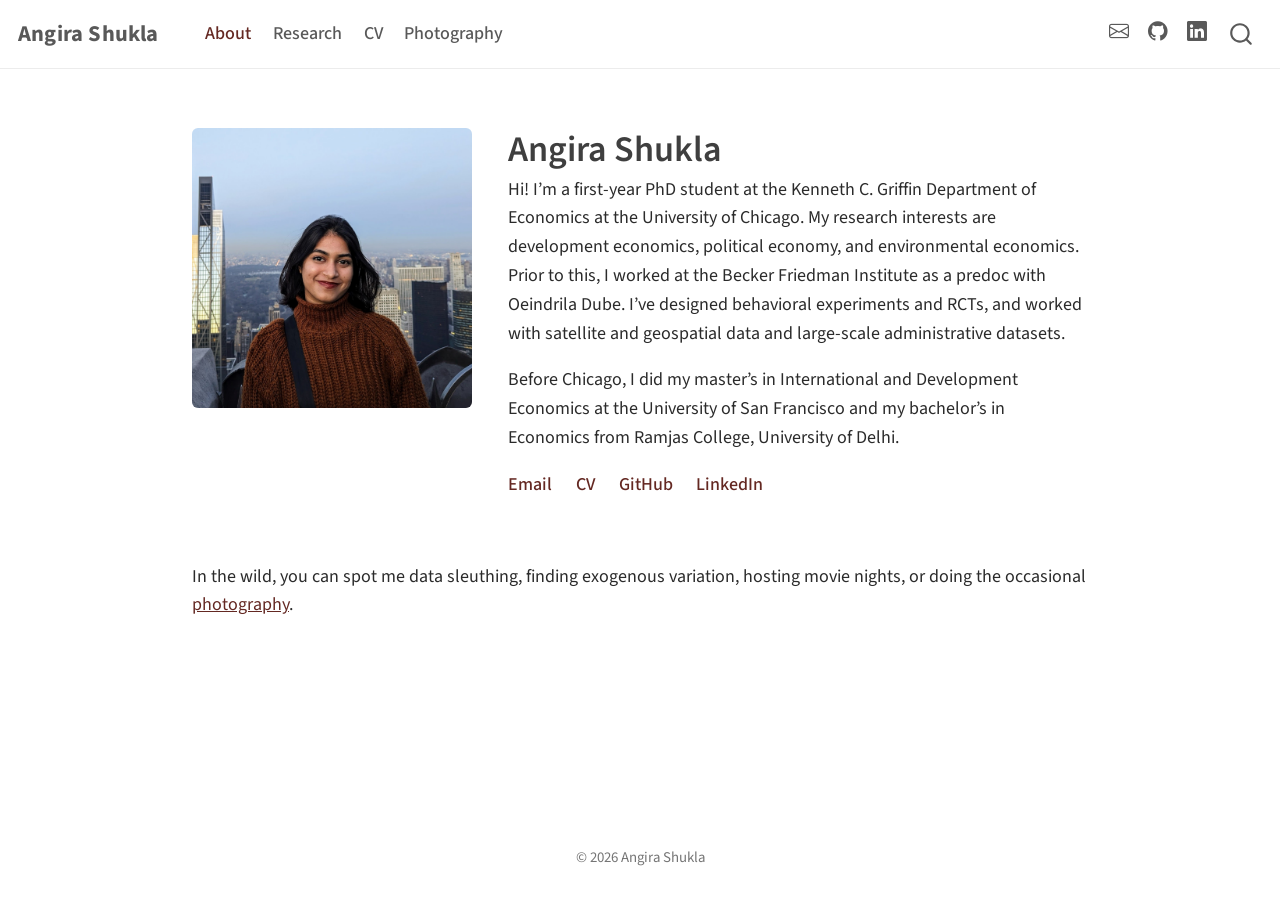
<file: index.html>
<!DOCTYPE html>
<html xmlns="http://www.w3.org/1999/xhtml" lang="en" xml:lang="en"><head>

<meta charset="utf-8">
<meta name="generator" content="quarto-1.3.353">

<meta name="viewport" content="width=device-width, initial-scale=1.0, user-scalable=yes">


<title>Angira Shukla</title>
<style>
code{white-space: pre-wrap;}
span.smallcaps{font-variant: small-caps;}
div.columns{display: flex; gap: min(4vw, 1.5em);}
div.column{flex: auto; overflow-x: auto;}
div.hanging-indent{margin-left: 1.5em; text-indent: -1.5em;}
ul.task-list{list-style: none;}
ul.task-list li input[type="checkbox"] {
  width: 0.8em;
  margin: 0 0.8em 0.2em -1em; /* quarto-specific, see https://github.com/quarto-dev/quarto-cli/issues/4556 */ 
  vertical-align: middle;
}
</style>


<script src="site_libs/quarto-nav/quarto-nav.js"></script>
<script src="site_libs/quarto-nav/headroom.min.js"></script>
<script src="site_libs/clipboard/clipboard.min.js"></script>
<script src="site_libs/quarto-search/autocomplete.umd.js"></script>
<script src="site_libs/quarto-search/fuse.min.js"></script>
<script src="site_libs/quarto-search/quarto-search.js"></script>
<meta name="quarto:offset" content="./">
<link href="./assets/headshot.jpg" rel="icon" type="image/jpeg">
<script src="site_libs/quarto-html/quarto.js"></script>
<script src="site_libs/quarto-html/popper.min.js"></script>
<script src="site_libs/quarto-html/tippy.umd.min.js"></script>
<script src="site_libs/quarto-html/anchor.min.js"></script>
<link href="site_libs/quarto-html/tippy.css" rel="stylesheet">
<link href="site_libs/quarto-html/quarto-syntax-highlighting.css" rel="stylesheet" id="quarto-text-highlighting-styles">
<script src="site_libs/bootstrap/bootstrap.min.js"></script>
<link href="site_libs/bootstrap/bootstrap-icons.css" rel="stylesheet">
<link href="site_libs/bootstrap/bootstrap.min.css" rel="stylesheet" id="quarto-bootstrap" data-mode="light">
<script id="quarto-search-options" type="application/json">{
  "location": "navbar",
  "copy-button": false,
  "collapse-after": 3,
  "panel-placement": "end",
  "type": "overlay",
  "limit": 20,
  "language": {
    "search-no-results-text": "No results",
    "search-matching-documents-text": "matching documents",
    "search-copy-link-title": "Copy link to search",
    "search-hide-matches-text": "Hide additional matches",
    "search-more-match-text": "more match in this document",
    "search-more-matches-text": "more matches in this document",
    "search-clear-button-title": "Clear",
    "search-detached-cancel-button-title": "Cancel",
    "search-submit-button-title": "Submit"
  }
}</script>


</head>

<body class="nav-fixed fullcontent">

<div id="quarto-search-results"></div>
  <header id="quarto-header" class="headroom fixed-top">
    <nav class="navbar navbar-expand-lg navbar-dark ">
      <div class="navbar-container container-fluid">
      <div class="navbar-brand-container">
    <a class="navbar-brand" href="./index.html">
    <span class="navbar-title">Angira Shukla</span>
    </a>
  </div>
            <div id="quarto-search" class="" title="Search"></div>
          <button class="navbar-toggler" type="button" data-bs-toggle="collapse" data-bs-target="#navbarCollapse" aria-controls="navbarCollapse" aria-expanded="false" aria-label="Toggle navigation" onclick="if (window.quartoToggleHeadroom) { window.quartoToggleHeadroom(); }">
  <span class="navbar-toggler-icon"></span>
</button>
          <div class="collapse navbar-collapse" id="navbarCollapse">
            <ul class="navbar-nav navbar-nav-scroll me-auto">
  <li class="nav-item">
    <a class="nav-link active" href="./index.html" rel="" target="" aria-current="page">
 <span class="menu-text">About</span></a>
  </li>  
  <li class="nav-item">
    <a class="nav-link" href="./research.html" rel="" target="">
 <span class="menu-text">Research</span></a>
  </li>  
  <li class="nav-item">
    <a class="nav-link" href="./cv.html" rel="" target="">
 <span class="menu-text">CV</span></a>
  </li>  
  <li class="nav-item">
    <a class="nav-link" href="./photography.html" rel="" target="">
 <span class="menu-text">Photography</span></a>
  </li>  
</ul>
            <ul class="navbar-nav navbar-nav-scroll ms-auto">
  <li class="nav-item compact">
    <a class="nav-link" href="mailto:angira.shukla@gmail.com" rel="" target=""><i class="bi bi-envelope" role="img" aria-label="Email">
</i> 
 <span class="menu-text"></span></a>
  </li>  
  <li class="nav-item compact">
    <a class="nav-link" href="https://github.com/angirashukla" rel="" target=""><i class="bi bi-github" role="img" aria-label="GitHub">
</i> 
 <span class="menu-text"></span></a>
  </li>  
  <li class="nav-item compact">
    <a class="nav-link" href="https://www.linkedin.com/in/angira-shukla/" rel="" target=""><i class="bi bi-linkedin" role="img" aria-label="LinkedIn">
</i> 
 <span class="menu-text"></span></a>
  </li>  
</ul>
            <div class="quarto-navbar-tools">
</div>
          </div> <!-- /navcollapse -->
      </div> <!-- /container-fluid -->
    </nav>
</header>
<!-- content -->
<div id="quarto-content" class="quarto-container page-columns page-rows-contents page-layout-article page-navbar">
<!-- sidebar -->
<!-- margin-sidebar -->
    
<!-- main -->
<main class="content" id="quarto-document-content">



<div class="profile-header">
<p><img src="assets/headshot.jpg" class="headshot img-fluid" alt="Angira Shukla"></p>
<section id="angira-shukla" class="level1 intro">
<h1>Angira Shukla</h1>
<p>Hi! I’m a first-year PhD student at the Kenneth C. Griffin Department of Economics at the University of Chicago. My research interests are development economics, political economy, and environmental economics. Prior to this, I worked at the Becker Friedman Institute as a predoc with Oeindrila Dube. I’ve designed behavioral experiments and RCTs, and worked with satellite and geospatial data and large-scale administrative datasets.</p>
<p>Before Chicago, I did my master’s in International and Development Economics at the University of San Francisco and my bachelor’s in Economics from Ramjas College, University of Delhi.</p>
<div class="contact-links">
<p><a href="mailto:angira.shukla@gmail.com">Email</a> <a href="./cv.html">CV</a> <a href="https://github.com/angirashukla">GitHub</a> <a href="https://www.linkedin.com/in/angira-shukla/">LinkedIn</a></p>
</div>
</section>
</div>
<p>In the wild, you can spot me data sleuthing, finding exogenous variation, hosting movie nights, or doing the occasional <a href="./photography.html">photography</a>.</p>



</main> <!-- /main -->
<!-- Site-wide lightbox: any <img class="zoomable"> opens full-size on click.
     Uses event delegation so dynamically-added images (Photos of the Day) work too. -->
<div id="lightbox-overlay" role="dialog" aria-modal="true" aria-label="Photo viewer">
  <img id="lightbox-img" alt="">
</div>
<script>
(function () {
  var overlay = document.getElementById("lightbox-overlay");
  var big = document.getElementById("lightbox-img");
  function close() { overlay.classList.remove("open"); big.src = ""; }
  document.addEventListener("click", function (e) {
    var t = e.target;
    if (t && t.tagName === "IMG" && t.classList.contains("zoomable")) {
      big.src = t.src; big.alt = t.alt || ""; overlay.classList.add("open");
    } else if (overlay.classList.contains("open")) {
      close();
    }
  });
  document.addEventListener("keydown", function (e) { if (e.key === "Escape") close(); });
})();
</script>
<script id="quarto-html-after-body" type="application/javascript">
window.document.addEventListener("DOMContentLoaded", function (event) {
  const toggleBodyColorMode = (bsSheetEl) => {
    const mode = bsSheetEl.getAttribute("data-mode");
    const bodyEl = window.document.querySelector("body");
    if (mode === "dark") {
      bodyEl.classList.add("quarto-dark");
      bodyEl.classList.remove("quarto-light");
    } else {
      bodyEl.classList.add("quarto-light");
      bodyEl.classList.remove("quarto-dark");
    }
  }
  const toggleBodyColorPrimary = () => {
    const bsSheetEl = window.document.querySelector("link#quarto-bootstrap");
    if (bsSheetEl) {
      toggleBodyColorMode(bsSheetEl);
    }
  }
  toggleBodyColorPrimary();  
  const icon = "";
  const anchorJS = new window.AnchorJS();
  anchorJS.options = {
    placement: 'right',
    icon: icon
  };
  anchorJS.add('.anchored');
  const isCodeAnnotation = (el) => {
    for (const clz of el.classList) {
      if (clz.startsWith('code-annotation-')) {                     
        return true;
      }
    }
    return false;
  }
  const clipboard = new window.ClipboardJS('.code-copy-button', {
    text: function(trigger) {
      const codeEl = trigger.previousElementSibling.cloneNode(true);
      for (const childEl of codeEl.children) {
        if (isCodeAnnotation(childEl)) {
          childEl.remove();
        }
      }
      return codeEl.innerText;
    }
  });
  clipboard.on('success', function(e) {
    // button target
    const button = e.trigger;
    // don't keep focus
    button.blur();
    // flash "checked"
    button.classList.add('code-copy-button-checked');
    var currentTitle = button.getAttribute("title");
    button.setAttribute("title", "Copied!");
    let tooltip;
    if (window.bootstrap) {
      button.setAttribute("data-bs-toggle", "tooltip");
      button.setAttribute("data-bs-placement", "left");
      button.setAttribute("data-bs-title", "Copied!");
      tooltip = new bootstrap.Tooltip(button, 
        { trigger: "manual", 
          customClass: "code-copy-button-tooltip",
          offset: [0, -8]});
      tooltip.show();    
    }
    setTimeout(function() {
      if (tooltip) {
        tooltip.hide();
        button.removeAttribute("data-bs-title");
        button.removeAttribute("data-bs-toggle");
        button.removeAttribute("data-bs-placement");
      }
      button.setAttribute("title", currentTitle);
      button.classList.remove('code-copy-button-checked');
    }, 1000);
    // clear code selection
    e.clearSelection();
  });
  function tippyHover(el, contentFn) {
    const config = {
      allowHTML: true,
      content: contentFn,
      maxWidth: 500,
      delay: 100,
      arrow: false,
      appendTo: function(el) {
          return el.parentElement;
      },
      interactive: true,
      interactiveBorder: 10,
      theme: 'quarto',
      placement: 'bottom-start'
    };
    window.tippy(el, config); 
  }
  const noterefs = window.document.querySelectorAll('a[role="doc-noteref"]');
  for (var i=0; i<noterefs.length; i++) {
    const ref = noterefs[i];
    tippyHover(ref, function() {
      // use id or data attribute instead here
      let href = ref.getAttribute('data-footnote-href') || ref.getAttribute('href');
      try { href = new URL(href).hash; } catch {}
      const id = href.replace(/^#\/?/, "");
      const note = window.document.getElementById(id);
      return note.innerHTML;
    });
  }
      let selectedAnnoteEl;
      const selectorForAnnotation = ( cell, annotation) => {
        let cellAttr = 'data-code-cell="' + cell + '"';
        let lineAttr = 'data-code-annotation="' +  annotation + '"';
        const selector = 'span[' + cellAttr + '][' + lineAttr + ']';
        return selector;
      }
      const selectCodeLines = (annoteEl) => {
        const doc = window.document;
        const targetCell = annoteEl.getAttribute("data-target-cell");
        const targetAnnotation = annoteEl.getAttribute("data-target-annotation");
        const annoteSpan = window.document.querySelector(selectorForAnnotation(targetCell, targetAnnotation));
        const lines = annoteSpan.getAttribute("data-code-lines").split(",");
        const lineIds = lines.map((line) => {
          return targetCell + "-" + line;
        })
        let top = null;
        let height = null;
        let parent = null;
        if (lineIds.length > 0) {
            //compute the position of the single el (top and bottom and make a div)
            const el = window.document.getElementById(lineIds[0]);
            top = el.offsetTop;
            height = el.offsetHeight;
            parent = el.parentElement.parentElement;
          if (lineIds.length > 1) {
            const lastEl = window.document.getElementById(lineIds[lineIds.length - 1]);
            const bottom = lastEl.offsetTop + lastEl.offsetHeight;
            height = bottom - top;
          }
          if (top !== null && height !== null && parent !== null) {
            // cook up a div (if necessary) and position it 
            let div = window.document.getElementById("code-annotation-line-highlight");
            if (div === null) {
              div = window.document.createElement("div");
              div.setAttribute("id", "code-annotation-line-highlight");
              div.style.position = 'absolute';
              parent.appendChild(div);
            }
            div.style.top = top - 2 + "px";
            div.style.height = height + 4 + "px";
            let gutterDiv = window.document.getElementById("code-annotation-line-highlight-gutter");
            if (gutterDiv === null) {
              gutterDiv = window.document.createElement("div");
              gutterDiv.setAttribute("id", "code-annotation-line-highlight-gutter");
              gutterDiv.style.position = 'absolute';
              const codeCell = window.document.getElementById(targetCell);
              const gutter = codeCell.querySelector('.code-annotation-gutter');
              gutter.appendChild(gutterDiv);
            }
            gutterDiv.style.top = top - 2 + "px";
            gutterDiv.style.height = height + 4 + "px";
          }
          selectedAnnoteEl = annoteEl;
        }
      };
      const unselectCodeLines = () => {
        const elementsIds = ["code-annotation-line-highlight", "code-annotation-line-highlight-gutter"];
        elementsIds.forEach((elId) => {
          const div = window.document.getElementById(elId);
          if (div) {
            div.remove();
          }
        });
        selectedAnnoteEl = undefined;
      };
      // Attach click handler to the DT
      const annoteDls = window.document.querySelectorAll('dt[data-target-cell]');
      for (const annoteDlNode of annoteDls) {
        annoteDlNode.addEventListener('click', (event) => {
          const clickedEl = event.target;
          if (clickedEl !== selectedAnnoteEl) {
            unselectCodeLines();
            const activeEl = window.document.querySelector('dt[data-target-cell].code-annotation-active');
            if (activeEl) {
              activeEl.classList.remove('code-annotation-active');
            }
            selectCodeLines(clickedEl);
            clickedEl.classList.add('code-annotation-active');
          } else {
            // Unselect the line
            unselectCodeLines();
            clickedEl.classList.remove('code-annotation-active');
          }
        });
      }
  const findCites = (el) => {
    const parentEl = el.parentElement;
    if (parentEl) {
      const cites = parentEl.dataset.cites;
      if (cites) {
        return {
          el,
          cites: cites.split(' ')
        };
      } else {
        return findCites(el.parentElement)
      }
    } else {
      return undefined;
    }
  };
  var bibliorefs = window.document.querySelectorAll('a[role="doc-biblioref"]');
  for (var i=0; i<bibliorefs.length; i++) {
    const ref = bibliorefs[i];
    const citeInfo = findCites(ref);
    if (citeInfo) {
      tippyHover(citeInfo.el, function() {
        var popup = window.document.createElement('div');
        citeInfo.cites.forEach(function(cite) {
          var citeDiv = window.document.createElement('div');
          citeDiv.classList.add('hanging-indent');
          citeDiv.classList.add('csl-entry');
          var biblioDiv = window.document.getElementById('ref-' + cite);
          if (biblioDiv) {
            citeDiv.innerHTML = biblioDiv.innerHTML;
          }
          popup.appendChild(citeDiv);
        });
        return popup.innerHTML;
      });
    }
  }
});
</script>
</div> <!-- /content -->
<footer class="footer">
  <div class="nav-footer">
    <div class="nav-footer-left">
      &nbsp;
    </div>   
    <div class="nav-footer-center">© 2026 Angira Shukla</div>
    <div class="nav-footer-right">
      &nbsp;
    </div>
  </div>
</footer>



</body></html>
</file>
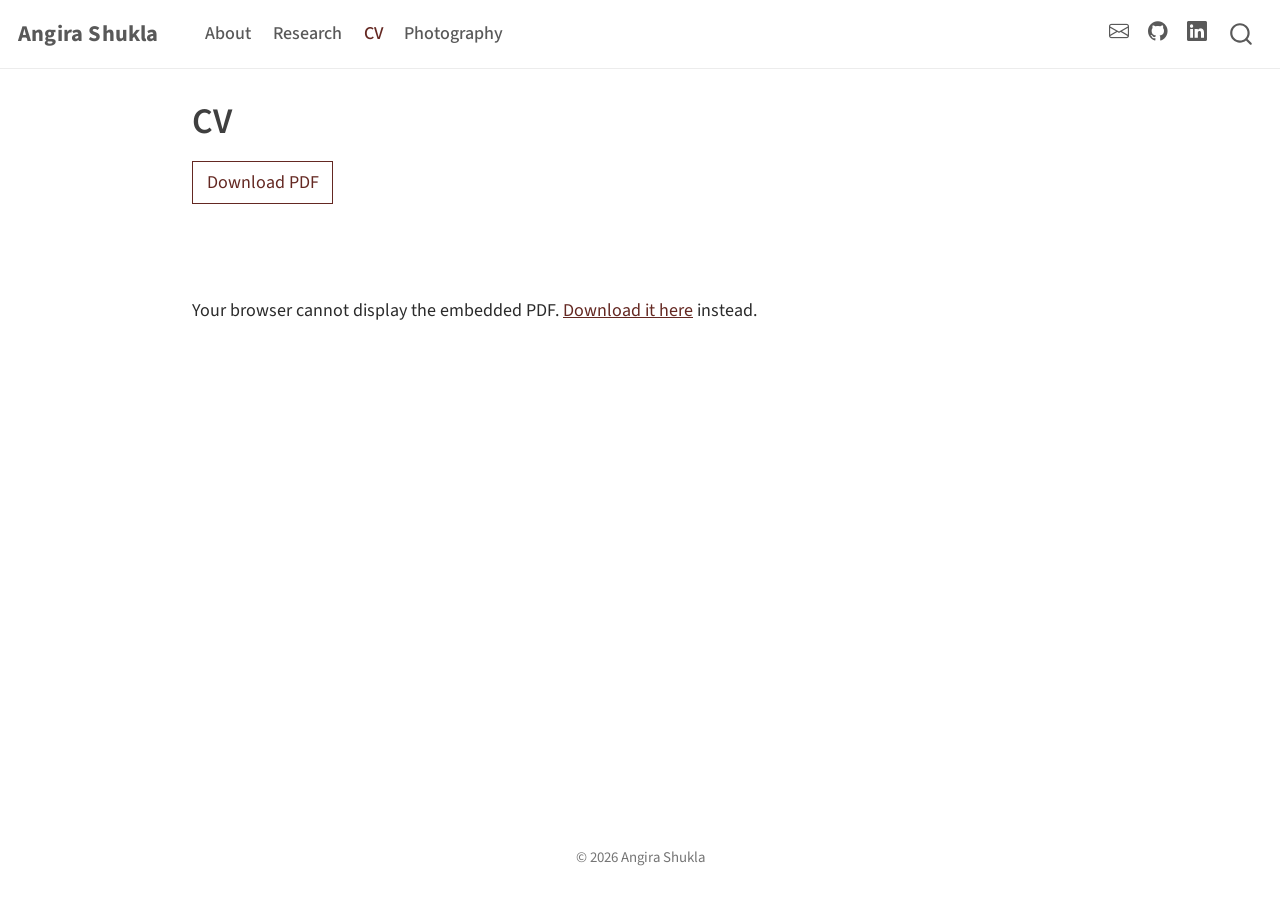
<file: cv.html>
<!DOCTYPE html>
<html xmlns="http://www.w3.org/1999/xhtml" lang="en" xml:lang="en"><head>

<meta charset="utf-8">
<meta name="generator" content="quarto-1.3.353">

<meta name="viewport" content="width=device-width, initial-scale=1.0, user-scalable=yes">


<title>Angira Shukla - CV</title>
<style>
code{white-space: pre-wrap;}
span.smallcaps{font-variant: small-caps;}
div.columns{display: flex; gap: min(4vw, 1.5em);}
div.column{flex: auto; overflow-x: auto;}
div.hanging-indent{margin-left: 1.5em; text-indent: -1.5em;}
ul.task-list{list-style: none;}
ul.task-list li input[type="checkbox"] {
  width: 0.8em;
  margin: 0 0.8em 0.2em -1em; /* quarto-specific, see https://github.com/quarto-dev/quarto-cli/issues/4556 */ 
  vertical-align: middle;
}
</style>


<script src="site_libs/quarto-nav/quarto-nav.js"></script>
<script src="site_libs/quarto-nav/headroom.min.js"></script>
<script src="site_libs/clipboard/clipboard.min.js"></script>
<script src="site_libs/quarto-search/autocomplete.umd.js"></script>
<script src="site_libs/quarto-search/fuse.min.js"></script>
<script src="site_libs/quarto-search/quarto-search.js"></script>
<meta name="quarto:offset" content="./">
<link href="./assets/headshot.jpg" rel="icon" type="image/jpeg">
<script src="site_libs/quarto-html/quarto.js"></script>
<script src="site_libs/quarto-html/popper.min.js"></script>
<script src="site_libs/quarto-html/tippy.umd.min.js"></script>
<script src="site_libs/quarto-html/anchor.min.js"></script>
<link href="site_libs/quarto-html/tippy.css" rel="stylesheet">
<link href="site_libs/quarto-html/quarto-syntax-highlighting.css" rel="stylesheet" id="quarto-text-highlighting-styles">
<script src="site_libs/bootstrap/bootstrap.min.js"></script>
<link href="site_libs/bootstrap/bootstrap-icons.css" rel="stylesheet">
<link href="site_libs/bootstrap/bootstrap.min.css" rel="stylesheet" id="quarto-bootstrap" data-mode="light">
<script id="quarto-search-options" type="application/json">{
  "location": "navbar",
  "copy-button": false,
  "collapse-after": 3,
  "panel-placement": "end",
  "type": "overlay",
  "limit": 20,
  "language": {
    "search-no-results-text": "No results",
    "search-matching-documents-text": "matching documents",
    "search-copy-link-title": "Copy link to search",
    "search-hide-matches-text": "Hide additional matches",
    "search-more-match-text": "more match in this document",
    "search-more-matches-text": "more matches in this document",
    "search-clear-button-title": "Clear",
    "search-detached-cancel-button-title": "Cancel",
    "search-submit-button-title": "Submit"
  }
}</script>


</head>

<body class="nav-fixed fullcontent">

<div id="quarto-search-results"></div>
  <header id="quarto-header" class="headroom fixed-top">
    <nav class="navbar navbar-expand-lg navbar-dark ">
      <div class="navbar-container container-fluid">
      <div class="navbar-brand-container">
    <a class="navbar-brand" href="./index.html">
    <span class="navbar-title">Angira Shukla</span>
    </a>
  </div>
            <div id="quarto-search" class="" title="Search"></div>
          <button class="navbar-toggler" type="button" data-bs-toggle="collapse" data-bs-target="#navbarCollapse" aria-controls="navbarCollapse" aria-expanded="false" aria-label="Toggle navigation" onclick="if (window.quartoToggleHeadroom) { window.quartoToggleHeadroom(); }">
  <span class="navbar-toggler-icon"></span>
</button>
          <div class="collapse navbar-collapse" id="navbarCollapse">
            <ul class="navbar-nav navbar-nav-scroll me-auto">
  <li class="nav-item">
    <a class="nav-link" href="./index.html" rel="" target="">
 <span class="menu-text">About</span></a>
  </li>  
  <li class="nav-item">
    <a class="nav-link" href="./research.html" rel="" target="">
 <span class="menu-text">Research</span></a>
  </li>  
  <li class="nav-item">
    <a class="nav-link active" href="./cv.html" rel="" target="" aria-current="page">
 <span class="menu-text">CV</span></a>
  </li>  
  <li class="nav-item">
    <a class="nav-link" href="./photography.html" rel="" target="">
 <span class="menu-text">Photography</span></a>
  </li>  
</ul>
            <ul class="navbar-nav navbar-nav-scroll ms-auto">
  <li class="nav-item compact">
    <a class="nav-link" href="mailto:angira.shukla@gmail.com" rel="" target=""><i class="bi bi-envelope" role="img" aria-label="Email">
</i> 
 <span class="menu-text"></span></a>
  </li>  
  <li class="nav-item compact">
    <a class="nav-link" href="https://github.com/angirashukla" rel="" target=""><i class="bi bi-github" role="img" aria-label="GitHub">
</i> 
 <span class="menu-text"></span></a>
  </li>  
  <li class="nav-item compact">
    <a class="nav-link" href="https://www.linkedin.com/in/angira-shukla/" rel="" target=""><i class="bi bi-linkedin" role="img" aria-label="LinkedIn">
</i> 
 <span class="menu-text"></span></a>
  </li>  
</ul>
            <div class="quarto-navbar-tools">
</div>
          </div> <!-- /navcollapse -->
      </div> <!-- /container-fluid -->
    </nav>
</header>
<!-- content -->
<div id="quarto-content" class="quarto-container page-columns page-rows-contents page-layout-article page-navbar">
<!-- sidebar -->
<!-- margin-sidebar -->
    
<!-- main -->
<main class="content" id="quarto-document-content">

<header id="title-block-header" class="quarto-title-block default">
<div class="quarto-title">
<h1 class="title">CV</h1>
</div>



<div class="quarto-title-meta">

    
  
    
  </div>
  

</header>

<p><a href="assets/shukla_cv.pdf" class="btn btn-outline-primary" role="button">Download PDF</a></p>
<p><br><br></p>
<object data="assets/shukla_cv.pdf" type="application/pdf" width="100%" height="1000px">
<p>
Your browser cannot display the embedded PDF. <a href="assets/shukla_cv.pdf">Download it here</a> instead.
</p>
</object>



</main> <!-- /main -->
<!-- Site-wide lightbox: any <img class="zoomable"> opens full-size on click.
     Uses event delegation so dynamically-added images (Photos of the Day) work too. -->
<div id="lightbox-overlay" role="dialog" aria-modal="true" aria-label="Photo viewer">
  <img id="lightbox-img" alt="">
</div>
<script>
(function () {
  var overlay = document.getElementById("lightbox-overlay");
  var big = document.getElementById("lightbox-img");
  function close() { overlay.classList.remove("open"); big.src = ""; }
  document.addEventListener("click", function (e) {
    var t = e.target;
    if (t && t.tagName === "IMG" && t.classList.contains("zoomable")) {
      big.src = t.src; big.alt = t.alt || ""; overlay.classList.add("open");
    } else if (overlay.classList.contains("open")) {
      close();
    }
  });
  document.addEventListener("keydown", function (e) { if (e.key === "Escape") close(); });
})();
</script>
<script id="quarto-html-after-body" type="application/javascript">
window.document.addEventListener("DOMContentLoaded", function (event) {
  const toggleBodyColorMode = (bsSheetEl) => {
    const mode = bsSheetEl.getAttribute("data-mode");
    const bodyEl = window.document.querySelector("body");
    if (mode === "dark") {
      bodyEl.classList.add("quarto-dark");
      bodyEl.classList.remove("quarto-light");
    } else {
      bodyEl.classList.add("quarto-light");
      bodyEl.classList.remove("quarto-dark");
    }
  }
  const toggleBodyColorPrimary = () => {
    const bsSheetEl = window.document.querySelector("link#quarto-bootstrap");
    if (bsSheetEl) {
      toggleBodyColorMode(bsSheetEl);
    }
  }
  toggleBodyColorPrimary();  
  const icon = "";
  const anchorJS = new window.AnchorJS();
  anchorJS.options = {
    placement: 'right',
    icon: icon
  };
  anchorJS.add('.anchored');
  const isCodeAnnotation = (el) => {
    for (const clz of el.classList) {
      if (clz.startsWith('code-annotation-')) {                     
        return true;
      }
    }
    return false;
  }
  const clipboard = new window.ClipboardJS('.code-copy-button', {
    text: function(trigger) {
      const codeEl = trigger.previousElementSibling.cloneNode(true);
      for (const childEl of codeEl.children) {
        if (isCodeAnnotation(childEl)) {
          childEl.remove();
        }
      }
      return codeEl.innerText;
    }
  });
  clipboard.on('success', function(e) {
    // button target
    const button = e.trigger;
    // don't keep focus
    button.blur();
    // flash "checked"
    button.classList.add('code-copy-button-checked');
    var currentTitle = button.getAttribute("title");
    button.setAttribute("title", "Copied!");
    let tooltip;
    if (window.bootstrap) {
      button.setAttribute("data-bs-toggle", "tooltip");
      button.setAttribute("data-bs-placement", "left");
      button.setAttribute("data-bs-title", "Copied!");
      tooltip = new bootstrap.Tooltip(button, 
        { trigger: "manual", 
          customClass: "code-copy-button-tooltip",
          offset: [0, -8]});
      tooltip.show();    
    }
    setTimeout(function() {
      if (tooltip) {
        tooltip.hide();
        button.removeAttribute("data-bs-title");
        button.removeAttribute("data-bs-toggle");
        button.removeAttribute("data-bs-placement");
      }
      button.setAttribute("title", currentTitle);
      button.classList.remove('code-copy-button-checked');
    }, 1000);
    // clear code selection
    e.clearSelection();
  });
  function tippyHover(el, contentFn) {
    const config = {
      allowHTML: true,
      content: contentFn,
      maxWidth: 500,
      delay: 100,
      arrow: false,
      appendTo: function(el) {
          return el.parentElement;
      },
      interactive: true,
      interactiveBorder: 10,
      theme: 'quarto',
      placement: 'bottom-start'
    };
    window.tippy(el, config); 
  }
  const noterefs = window.document.querySelectorAll('a[role="doc-noteref"]');
  for (var i=0; i<noterefs.length; i++) {
    const ref = noterefs[i];
    tippyHover(ref, function() {
      // use id or data attribute instead here
      let href = ref.getAttribute('data-footnote-href') || ref.getAttribute('href');
      try { href = new URL(href).hash; } catch {}
      const id = href.replace(/^#\/?/, "");
      const note = window.document.getElementById(id);
      return note.innerHTML;
    });
  }
      let selectedAnnoteEl;
      const selectorForAnnotation = ( cell, annotation) => {
        let cellAttr = 'data-code-cell="' + cell + '"';
        let lineAttr = 'data-code-annotation="' +  annotation + '"';
        const selector = 'span[' + cellAttr + '][' + lineAttr + ']';
        return selector;
      }
      const selectCodeLines = (annoteEl) => {
        const doc = window.document;
        const targetCell = annoteEl.getAttribute("data-target-cell");
        const targetAnnotation = annoteEl.getAttribute("data-target-annotation");
        const annoteSpan = window.document.querySelector(selectorForAnnotation(targetCell, targetAnnotation));
        const lines = annoteSpan.getAttribute("data-code-lines").split(",");
        const lineIds = lines.map((line) => {
          return targetCell + "-" + line;
        })
        let top = null;
        let height = null;
        let parent = null;
        if (lineIds.length > 0) {
            //compute the position of the single el (top and bottom and make a div)
            const el = window.document.getElementById(lineIds[0]);
            top = el.offsetTop;
            height = el.offsetHeight;
            parent = el.parentElement.parentElement;
          if (lineIds.length > 1) {
            const lastEl = window.document.getElementById(lineIds[lineIds.length - 1]);
            const bottom = lastEl.offsetTop + lastEl.offsetHeight;
            height = bottom - top;
          }
          if (top !== null && height !== null && parent !== null) {
            // cook up a div (if necessary) and position it 
            let div = window.document.getElementById("code-annotation-line-highlight");
            if (div === null) {
              div = window.document.createElement("div");
              div.setAttribute("id", "code-annotation-line-highlight");
              div.style.position = 'absolute';
              parent.appendChild(div);
            }
            div.style.top = top - 2 + "px";
            div.style.height = height + 4 + "px";
            let gutterDiv = window.document.getElementById("code-annotation-line-highlight-gutter");
            if (gutterDiv === null) {
              gutterDiv = window.document.createElement("div");
              gutterDiv.setAttribute("id", "code-annotation-line-highlight-gutter");
              gutterDiv.style.position = 'absolute';
              const codeCell = window.document.getElementById(targetCell);
              const gutter = codeCell.querySelector('.code-annotation-gutter');
              gutter.appendChild(gutterDiv);
            }
            gutterDiv.style.top = top - 2 + "px";
            gutterDiv.style.height = height + 4 + "px";
          }
          selectedAnnoteEl = annoteEl;
        }
      };
      const unselectCodeLines = () => {
        const elementsIds = ["code-annotation-line-highlight", "code-annotation-line-highlight-gutter"];
        elementsIds.forEach((elId) => {
          const div = window.document.getElementById(elId);
          if (div) {
            div.remove();
          }
        });
        selectedAnnoteEl = undefined;
      };
      // Attach click handler to the DT
      const annoteDls = window.document.querySelectorAll('dt[data-target-cell]');
      for (const annoteDlNode of annoteDls) {
        annoteDlNode.addEventListener('click', (event) => {
          const clickedEl = event.target;
          if (clickedEl !== selectedAnnoteEl) {
            unselectCodeLines();
            const activeEl = window.document.querySelector('dt[data-target-cell].code-annotation-active');
            if (activeEl) {
              activeEl.classList.remove('code-annotation-active');
            }
            selectCodeLines(clickedEl);
            clickedEl.classList.add('code-annotation-active');
          } else {
            // Unselect the line
            unselectCodeLines();
            clickedEl.classList.remove('code-annotation-active');
          }
        });
      }
  const findCites = (el) => {
    const parentEl = el.parentElement;
    if (parentEl) {
      const cites = parentEl.dataset.cites;
      if (cites) {
        return {
          el,
          cites: cites.split(' ')
        };
      } else {
        return findCites(el.parentElement)
      }
    } else {
      return undefined;
    }
  };
  var bibliorefs = window.document.querySelectorAll('a[role="doc-biblioref"]');
  for (var i=0; i<bibliorefs.length; i++) {
    const ref = bibliorefs[i];
    const citeInfo = findCites(ref);
    if (citeInfo) {
      tippyHover(citeInfo.el, function() {
        var popup = window.document.createElement('div');
        citeInfo.cites.forEach(function(cite) {
          var citeDiv = window.document.createElement('div');
          citeDiv.classList.add('hanging-indent');
          citeDiv.classList.add('csl-entry');
          var biblioDiv = window.document.getElementById('ref-' + cite);
          if (biblioDiv) {
            citeDiv.innerHTML = biblioDiv.innerHTML;
          }
          popup.appendChild(citeDiv);
        });
        return popup.innerHTML;
      });
    }
  }
});
</script>
</div> <!-- /content -->
<footer class="footer">
  <div class="nav-footer">
    <div class="nav-footer-left">
      &nbsp;
    </div>   
    <div class="nav-footer-center">© 2026 Angira Shukla</div>
    <div class="nav-footer-right">
      &nbsp;
    </div>
  </div>
</footer>



</body></html>
</file>
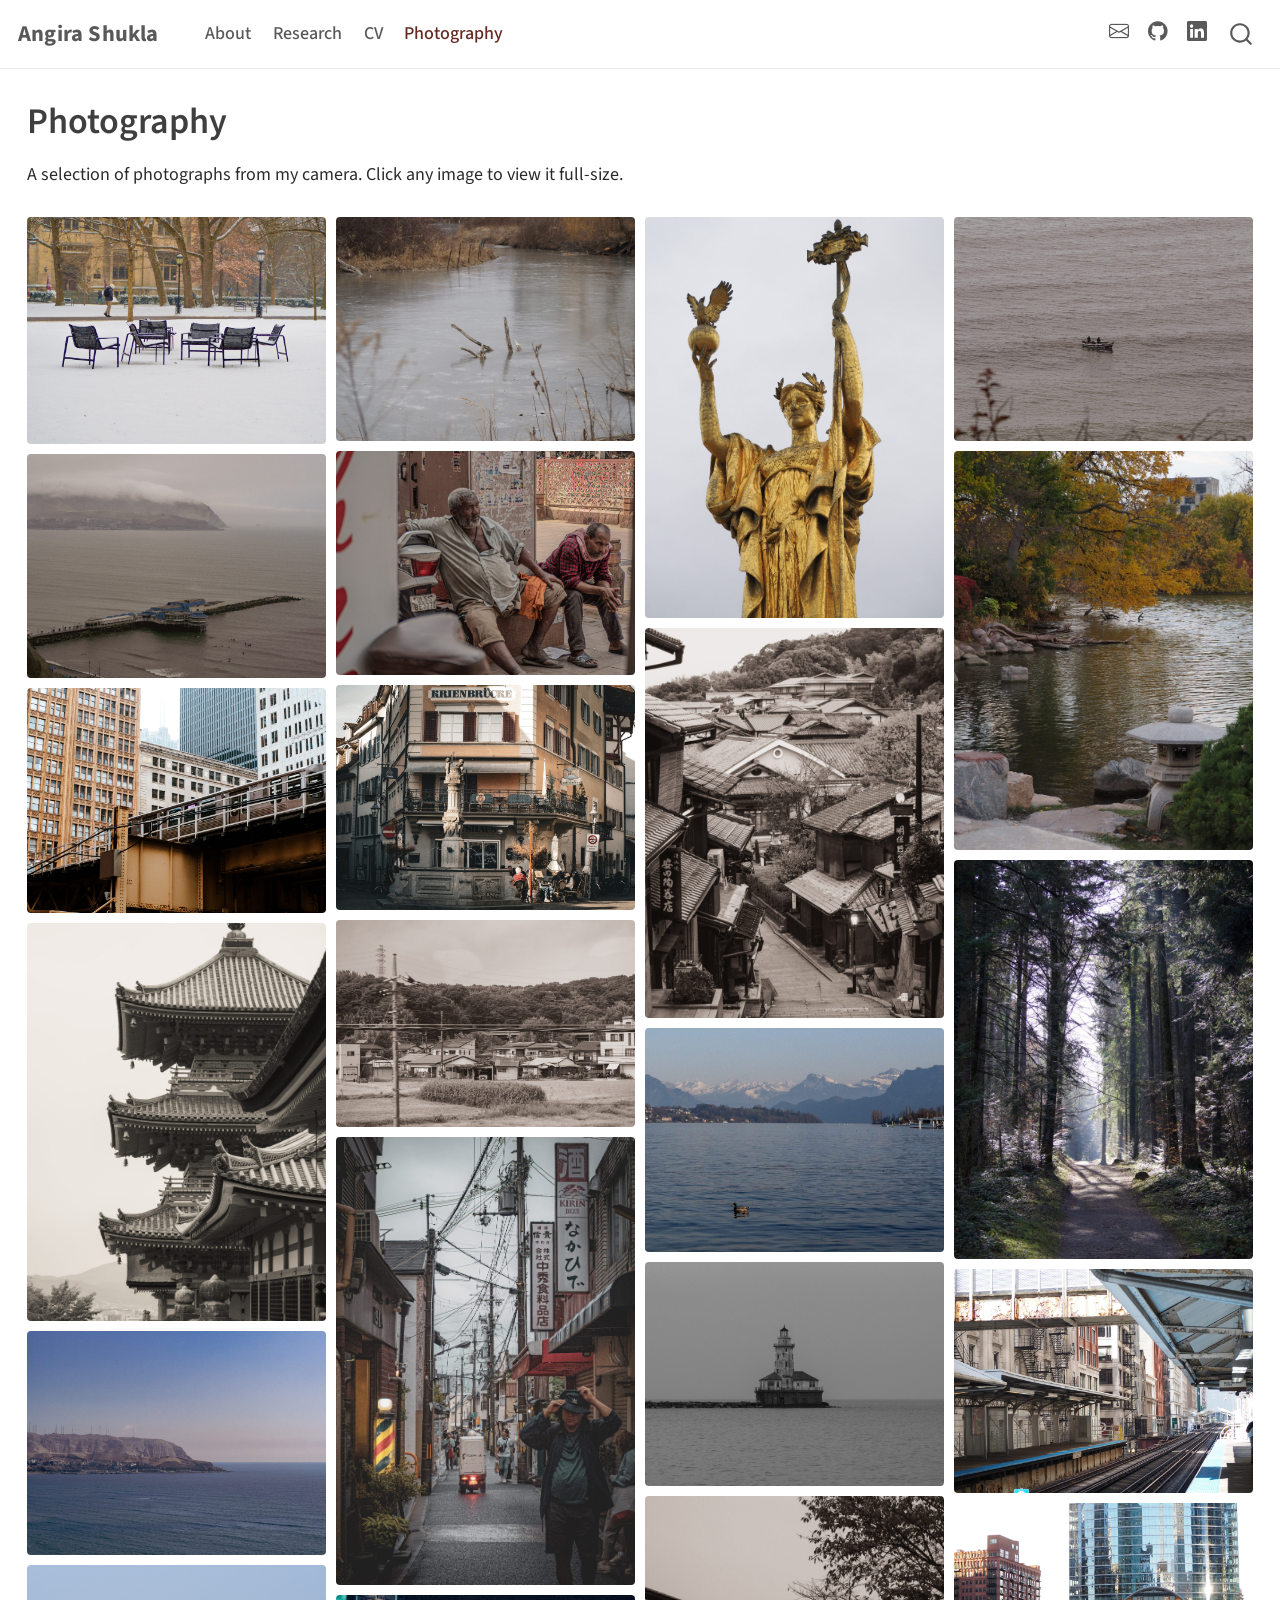
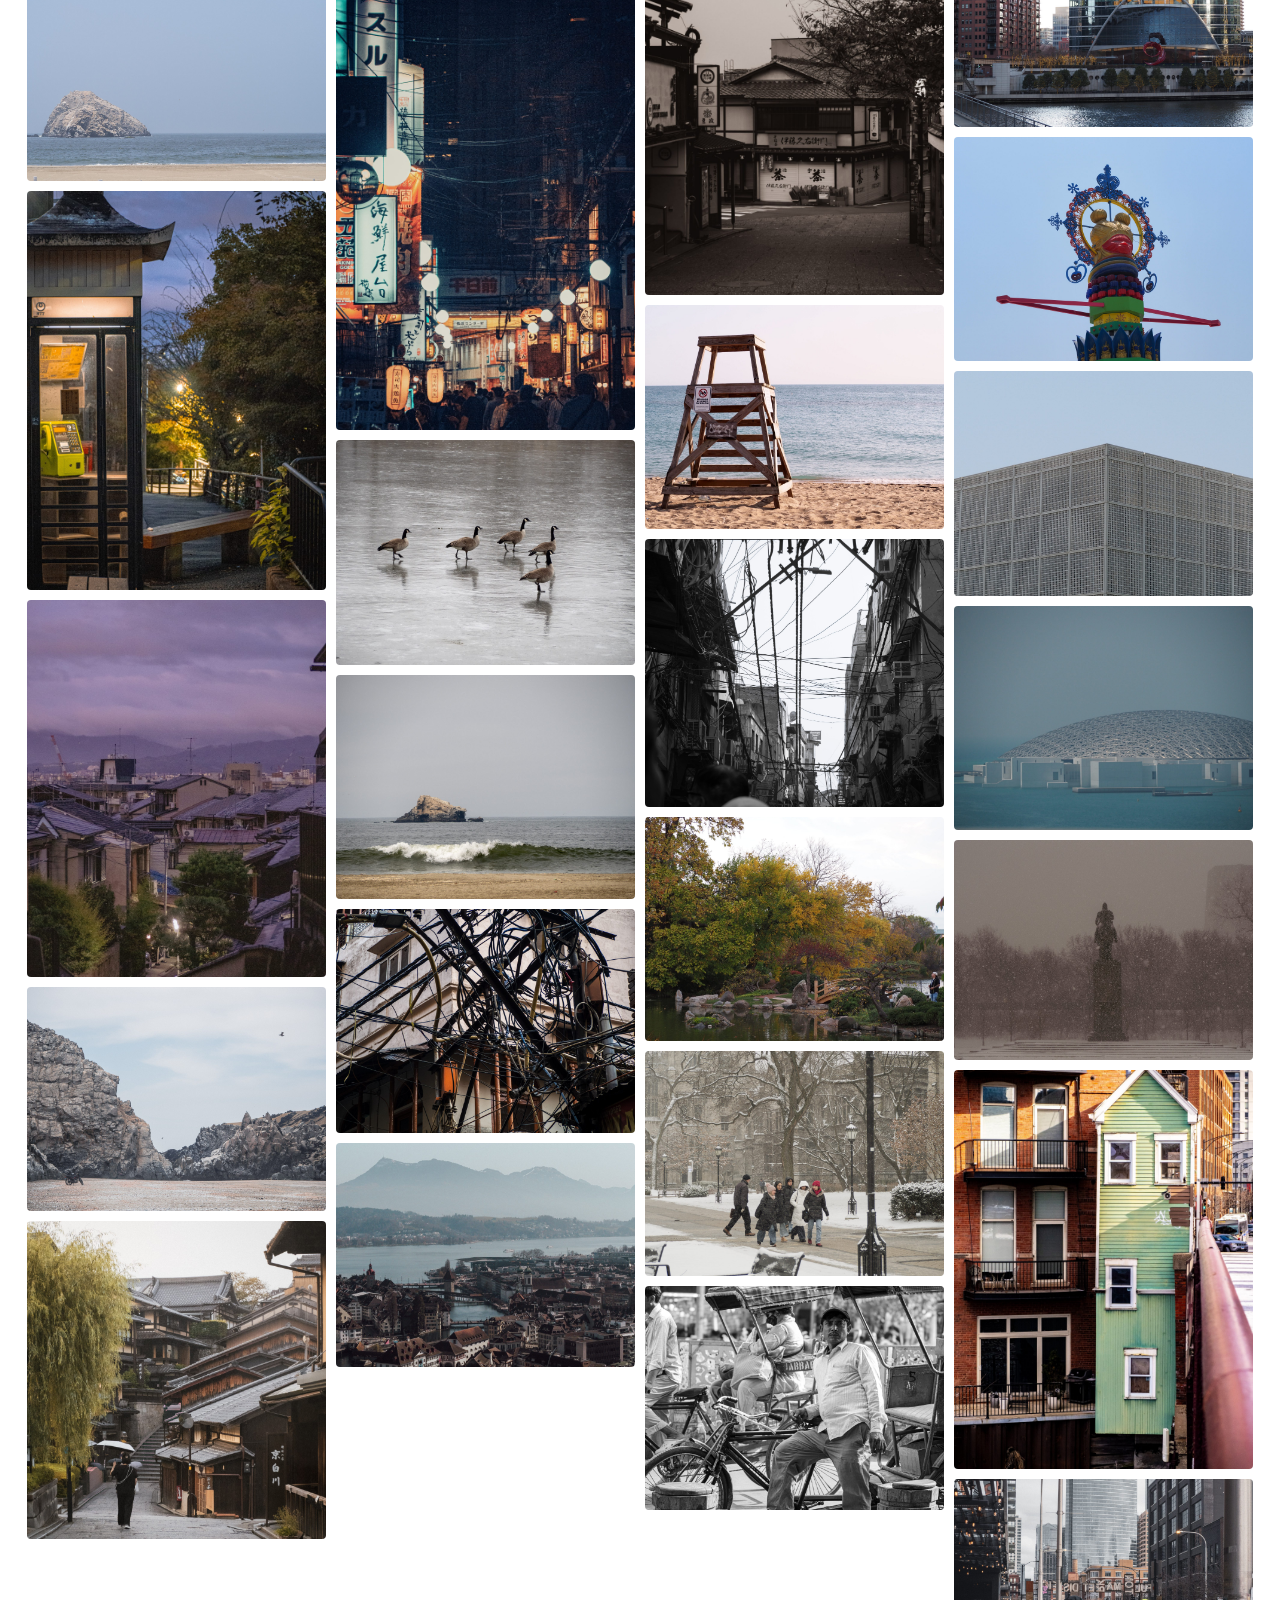
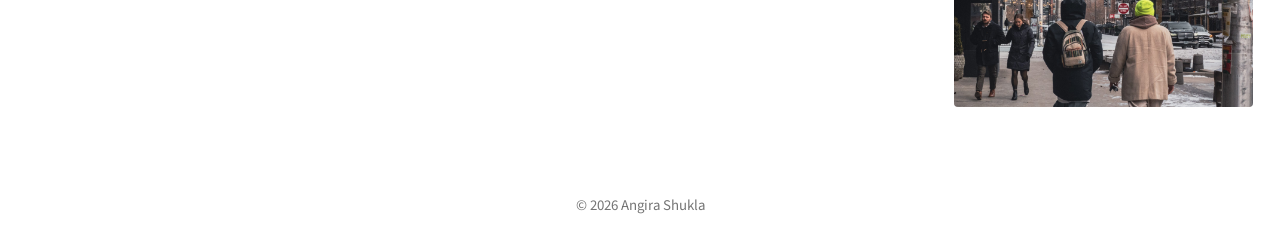
<file: photography.html>
<!DOCTYPE html>
<html xmlns="http://www.w3.org/1999/xhtml" lang="en" xml:lang="en"><head>

<meta charset="utf-8">
<meta name="generator" content="quarto-1.3.353">

<meta name="viewport" content="width=device-width, initial-scale=1.0, user-scalable=yes">


<title>Angira Shukla - Photography</title>
<style>
code{white-space: pre-wrap;}
span.smallcaps{font-variant: small-caps;}
div.columns{display: flex; gap: min(4vw, 1.5em);}
div.column{flex: auto; overflow-x: auto;}
div.hanging-indent{margin-left: 1.5em; text-indent: -1.5em;}
ul.task-list{list-style: none;}
ul.task-list li input[type="checkbox"] {
  width: 0.8em;
  margin: 0 0.8em 0.2em -1em; /* quarto-specific, see https://github.com/quarto-dev/quarto-cli/issues/4556 */ 
  vertical-align: middle;
}
</style>


<script src="site_libs/quarto-nav/quarto-nav.js"></script>
<script src="site_libs/quarto-nav/headroom.min.js"></script>
<script src="site_libs/clipboard/clipboard.min.js"></script>
<script src="site_libs/quarto-search/autocomplete.umd.js"></script>
<script src="site_libs/quarto-search/fuse.min.js"></script>
<script src="site_libs/quarto-search/quarto-search.js"></script>
<meta name="quarto:offset" content="./">
<link href="./assets/headshot.jpg" rel="icon" type="image/jpeg">
<script src="site_libs/quarto-html/quarto.js"></script>
<script src="site_libs/quarto-html/popper.min.js"></script>
<script src="site_libs/quarto-html/tippy.umd.min.js"></script>
<script src="site_libs/quarto-html/anchor.min.js"></script>
<link href="site_libs/quarto-html/tippy.css" rel="stylesheet">
<link href="site_libs/quarto-html/quarto-syntax-highlighting.css" rel="stylesheet" id="quarto-text-highlighting-styles">
<script src="site_libs/bootstrap/bootstrap.min.js"></script>
<link href="site_libs/bootstrap/bootstrap-icons.css" rel="stylesheet">
<link href="site_libs/bootstrap/bootstrap.min.css" rel="stylesheet" id="quarto-bootstrap" data-mode="light">
<script id="quarto-search-options" type="application/json">{
  "location": "navbar",
  "copy-button": false,
  "collapse-after": 3,
  "panel-placement": "end",
  "type": "overlay",
  "limit": 20,
  "language": {
    "search-no-results-text": "No results",
    "search-matching-documents-text": "matching documents",
    "search-copy-link-title": "Copy link to search",
    "search-hide-matches-text": "Hide additional matches",
    "search-more-match-text": "more match in this document",
    "search-more-matches-text": "more matches in this document",
    "search-clear-button-title": "Clear",
    "search-detached-cancel-button-title": "Cancel",
    "search-submit-button-title": "Submit"
  }
}</script>


</head>

<body class="nav-fixed">

<div id="quarto-search-results"></div>
  <header id="quarto-header" class="headroom fixed-top">
    <nav class="navbar navbar-expand-lg navbar-dark ">
      <div class="navbar-container container-fluid">
      <div class="navbar-brand-container">
    <a class="navbar-brand" href="./index.html">
    <span class="navbar-title">Angira Shukla</span>
    </a>
  </div>
            <div id="quarto-search" class="" title="Search"></div>
          <button class="navbar-toggler" type="button" data-bs-toggle="collapse" data-bs-target="#navbarCollapse" aria-controls="navbarCollapse" aria-expanded="false" aria-label="Toggle navigation" onclick="if (window.quartoToggleHeadroom) { window.quartoToggleHeadroom(); }">
  <span class="navbar-toggler-icon"></span>
</button>
          <div class="collapse navbar-collapse" id="navbarCollapse">
            <ul class="navbar-nav navbar-nav-scroll me-auto">
  <li class="nav-item">
    <a class="nav-link" href="./index.html" rel="" target="">
 <span class="menu-text">About</span></a>
  </li>  
  <li class="nav-item">
    <a class="nav-link" href="./research.html" rel="" target="">
 <span class="menu-text">Research</span></a>
  </li>  
  <li class="nav-item">
    <a class="nav-link" href="./cv.html" rel="" target="">
 <span class="menu-text">CV</span></a>
  </li>  
  <li class="nav-item">
    <a class="nav-link active" href="./photography.html" rel="" target="" aria-current="page">
 <span class="menu-text">Photography</span></a>
  </li>  
</ul>
            <ul class="navbar-nav navbar-nav-scroll ms-auto">
  <li class="nav-item compact">
    <a class="nav-link" href="mailto:angira.shukla@gmail.com" rel="" target=""><i class="bi bi-envelope" role="img" aria-label="Email">
</i> 
 <span class="menu-text"></span></a>
  </li>  
  <li class="nav-item compact">
    <a class="nav-link" href="https://github.com/angirashukla" rel="" target=""><i class="bi bi-github" role="img" aria-label="GitHub">
</i> 
 <span class="menu-text"></span></a>
  </li>  
  <li class="nav-item compact">
    <a class="nav-link" href="https://www.linkedin.com/in/angira-shukla/" rel="" target=""><i class="bi bi-linkedin" role="img" aria-label="LinkedIn">
</i> 
 <span class="menu-text"></span></a>
  </li>  
</ul>
            <div class="quarto-navbar-tools">
</div>
          </div> <!-- /navcollapse -->
      </div> <!-- /container-fluid -->
    </nav>
</header>
<!-- content -->
<div id="quarto-content" class="quarto-container page-columns page-rows-contents page-layout-full page-navbar">
<!-- sidebar -->
<!-- margin-sidebar -->
    
<!-- main -->
<main class="content column-page" id="quarto-document-content">

<header id="title-block-header" class="quarto-title-block default">
<div class="quarto-title">
<h1 class="title">Photography</h1>
</div>



<div class="quarto-title-meta">

    
  
    
  </div>
  

</header>

<p>A selection of photographs from my camera. Click any image to view it full-size.</p>
<div class="gallery">
<p><img class="zoomable" src="photos/10-2025-01-10 09.jpg" alt="10-2025-01-10 09" loading="lazy"> <img class="zoomable" src="photos/10-PC250223.jpg" alt="10-PC250223" loading="lazy"> <img class="zoomable" src="photos/11-2025-02-02 10.jpg" alt="11-2025-02-02 10" loading="lazy"> <img class="zoomable" src="photos/12-2025-10-03 15.jpg" alt="12-2025-10-03 15" loading="lazy"> <img class="zoomable" src="photos/12-PC240125.jpg" alt="12-PC240125" loading="lazy"> <img class="zoomable" src="photos/14-PC260579.jpg" alt="14-PC260579" loading="lazy"> <img class="zoomable" src="photos/15-2025-10-06 05.jpg" alt="15-2025-10-06 05" loading="lazy"> <img class="zoomable" src="photos/16-2025-10-06 05.jpg" alt="16-2025-10-06 05" loading="lazy"> <img class="zoomable" src="photos/16-PC260571.jpg" alt="16-PC260571" loading="lazy"> <img class="zoomable" src="photos/2-2025-10-06 06.jpg" alt="2-2025-10-06 06" loading="lazy"> <img class="zoomable" src="photos/2025-02-08 10.51.43.jpg" alt="2025-02-08 10.51.43" loading="lazy"> <img class="zoomable" src="photos/2025-04-18 02.jpg" alt="2025-04-18 02" loading="lazy"> <img class="zoomable" src="photos/2026-03-04 10.jpg" alt="2026-03-04 10" loading="lazy"> <img class="zoomable" src="photos/23-2025-10-02 21.jpg" alt="23-2025-10-02 21" loading="lazy"> <img class="zoomable" src="photos/23-2025-10-05 17.jpg" alt="23-2025-10-05 17" loading="lazy"> <img class="zoomable" src="photos/29-2025-10-04 20.jpg" alt="29-2025-10-04 20" loading="lazy"> <img class="zoomable" src="photos/3-2025-02-08 11.jpg" alt="3-2025-02-08 11" loading="lazy"> <img class="zoomable" src="photos/3-PC270606.jpg" alt="3-PC270606" loading="lazy"> <img class="zoomable" src="photos/4-2025-04-18 06.jpg" alt="4-2025-04-18 06" loading="lazy"> <img class="zoomable" src="photos/44-2026-03-04 06.jpg" alt="44-2026-03-04 06" loading="lazy"> <img class="zoomable" src="photos/5-2025-02-08 10.jpg" alt="5-2025-02-08 10" loading="lazy"> <img class="zoomable" src="photos/5-2025-10-06 06.jpg" alt="5-2025-10-06 06" loading="lazy"> <img class="zoomable" src="photos/55-2026-03-04 10.jpg" alt="55-2026-03-04 10" loading="lazy"> <img class="zoomable" src="photos/6-2025-02-02 12.jpg" alt="6-2025-02-02 12" loading="lazy"> <img class="zoomable" src="photos/6-2025-10-06 06.jpg" alt="6-2025-10-06 06" loading="lazy"> <img class="zoomable" src="photos/6897F2AD-16F5-4931-A8AD-E6310C6C508F.JPG" alt="6897F2AD-16F5-4931-A8AD-E6310C6C508F" loading="lazy"> <img class="zoomable" src="photos/7-2025-04-18 05.jpg" alt="7-2025-04-18 05" loading="lazy"> <img class="zoomable" src="photos/764FB222-713A-41DD-8E7D-BA07275C163F.JPG" alt="764FB222-713A-41DD-8E7D-BA07275C163F" loading="lazy"> <img class="zoomable" src="photos/8-2025-01-10 09.jpg" alt="8-2025-01-10 09" loading="lazy"> <img class="zoomable" src="photos/8-2025-04-18 04.jpg" alt="8-2025-04-18 04" loading="lazy"> <img class="zoomable" src="photos/9-PC250238.jpg" alt="9-PC250238" loading="lazy"> <img class="zoomable" src="photos/BE63F3EB-9B53-4FD3-924B-6C7C4F723708.JPG" alt="BE63F3EB-9B53-4FD3-924B-6C7C4F723708" loading="lazy"> <img class="zoomable" src="photos/IMG_1551.ORF.jpg" alt="IMG_1551.ORF" loading="lazy"> <img class="zoomable" src="photos/IMG_2657.JPG" alt="IMG_2657" loading="lazy"> <img class="zoomable" src="photos/IMG_3237.JPG" alt="IMG_3237" loading="lazy"> <img class="zoomable" src="photos/IMG_5072.JPG" alt="IMG_5072" loading="lazy"> <img class="zoomable" src="photos/IMG_5094.JPG" alt="IMG_5094" loading="lazy"> <img class="zoomable" src="photos/IMG_5098.JPG" alt="IMG_5098" loading="lazy"> <img class="zoomable" src="photos/P1140027.jpg" alt="P1140027" loading="lazy"> <img class="zoomable" src="photos/P1180078.jpg" alt="P1180078" loading="lazy"> <img class="zoomable" src="photos/P1180113.jpg" alt="P1180113" loading="lazy"></p>
</div>



</main> <!-- /main -->
<!-- Site-wide lightbox: any <img class="zoomable"> opens full-size on click.
     Uses event delegation so dynamically-added images (Photos of the Day) work too. -->
<div id="lightbox-overlay" role="dialog" aria-modal="true" aria-label="Photo viewer">
  <img id="lightbox-img" alt="">
</div>
<script>
(function () {
  var overlay = document.getElementById("lightbox-overlay");
  var big = document.getElementById("lightbox-img");
  function close() { overlay.classList.remove("open"); big.src = ""; }
  document.addEventListener("click", function (e) {
    var t = e.target;
    if (t && t.tagName === "IMG" && t.classList.contains("zoomable")) {
      big.src = t.src; big.alt = t.alt || ""; overlay.classList.add("open");
    } else if (overlay.classList.contains("open")) {
      close();
    }
  });
  document.addEventListener("keydown", function (e) { if (e.key === "Escape") close(); });
})();
</script>
<script id="quarto-html-after-body" type="application/javascript">
window.document.addEventListener("DOMContentLoaded", function (event) {
  const toggleBodyColorMode = (bsSheetEl) => {
    const mode = bsSheetEl.getAttribute("data-mode");
    const bodyEl = window.document.querySelector("body");
    if (mode === "dark") {
      bodyEl.classList.add("quarto-dark");
      bodyEl.classList.remove("quarto-light");
    } else {
      bodyEl.classList.add("quarto-light");
      bodyEl.classList.remove("quarto-dark");
    }
  }
  const toggleBodyColorPrimary = () => {
    const bsSheetEl = window.document.querySelector("link#quarto-bootstrap");
    if (bsSheetEl) {
      toggleBodyColorMode(bsSheetEl);
    }
  }
  toggleBodyColorPrimary();  
  const icon = "";
  const anchorJS = new window.AnchorJS();
  anchorJS.options = {
    placement: 'right',
    icon: icon
  };
  anchorJS.add('.anchored');
  const isCodeAnnotation = (el) => {
    for (const clz of el.classList) {
      if (clz.startsWith('code-annotation-')) {                     
        return true;
      }
    }
    return false;
  }
  const clipboard = new window.ClipboardJS('.code-copy-button', {
    text: function(trigger) {
      const codeEl = trigger.previousElementSibling.cloneNode(true);
      for (const childEl of codeEl.children) {
        if (isCodeAnnotation(childEl)) {
          childEl.remove();
        }
      }
      return codeEl.innerText;
    }
  });
  clipboard.on('success', function(e) {
    // button target
    const button = e.trigger;
    // don't keep focus
    button.blur();
    // flash "checked"
    button.classList.add('code-copy-button-checked');
    var currentTitle = button.getAttribute("title");
    button.setAttribute("title", "Copied!");
    let tooltip;
    if (window.bootstrap) {
      button.setAttribute("data-bs-toggle", "tooltip");
      button.setAttribute("data-bs-placement", "left");
      button.setAttribute("data-bs-title", "Copied!");
      tooltip = new bootstrap.Tooltip(button, 
        { trigger: "manual", 
          customClass: "code-copy-button-tooltip",
          offset: [0, -8]});
      tooltip.show();    
    }
    setTimeout(function() {
      if (tooltip) {
        tooltip.hide();
        button.removeAttribute("data-bs-title");
        button.removeAttribute("data-bs-toggle");
        button.removeAttribute("data-bs-placement");
      }
      button.setAttribute("title", currentTitle);
      button.classList.remove('code-copy-button-checked');
    }, 1000);
    // clear code selection
    e.clearSelection();
  });
  function tippyHover(el, contentFn) {
    const config = {
      allowHTML: true,
      content: contentFn,
      maxWidth: 500,
      delay: 100,
      arrow: false,
      appendTo: function(el) {
          return el.parentElement;
      },
      interactive: true,
      interactiveBorder: 10,
      theme: 'quarto',
      placement: 'bottom-start'
    };
    window.tippy(el, config); 
  }
  const noterefs = window.document.querySelectorAll('a[role="doc-noteref"]');
  for (var i=0; i<noterefs.length; i++) {
    const ref = noterefs[i];
    tippyHover(ref, function() {
      // use id or data attribute instead here
      let href = ref.getAttribute('data-footnote-href') || ref.getAttribute('href');
      try { href = new URL(href).hash; } catch {}
      const id = href.replace(/^#\/?/, "");
      const note = window.document.getElementById(id);
      return note.innerHTML;
    });
  }
      let selectedAnnoteEl;
      const selectorForAnnotation = ( cell, annotation) => {
        let cellAttr = 'data-code-cell="' + cell + '"';
        let lineAttr = 'data-code-annotation="' +  annotation + '"';
        const selector = 'span[' + cellAttr + '][' + lineAttr + ']';
        return selector;
      }
      const selectCodeLines = (annoteEl) => {
        const doc = window.document;
        const targetCell = annoteEl.getAttribute("data-target-cell");
        const targetAnnotation = annoteEl.getAttribute("data-target-annotation");
        const annoteSpan = window.document.querySelector(selectorForAnnotation(targetCell, targetAnnotation));
        const lines = annoteSpan.getAttribute("data-code-lines").split(",");
        const lineIds = lines.map((line) => {
          return targetCell + "-" + line;
        })
        let top = null;
        let height = null;
        let parent = null;
        if (lineIds.length > 0) {
            //compute the position of the single el (top and bottom and make a div)
            const el = window.document.getElementById(lineIds[0]);
            top = el.offsetTop;
            height = el.offsetHeight;
            parent = el.parentElement.parentElement;
          if (lineIds.length > 1) {
            const lastEl = window.document.getElementById(lineIds[lineIds.length - 1]);
            const bottom = lastEl.offsetTop + lastEl.offsetHeight;
            height = bottom - top;
          }
          if (top !== null && height !== null && parent !== null) {
            // cook up a div (if necessary) and position it 
            let div = window.document.getElementById("code-annotation-line-highlight");
            if (div === null) {
              div = window.document.createElement("div");
              div.setAttribute("id", "code-annotation-line-highlight");
              div.style.position = 'absolute';
              parent.appendChild(div);
            }
            div.style.top = top - 2 + "px";
            div.style.height = height + 4 + "px";
            let gutterDiv = window.document.getElementById("code-annotation-line-highlight-gutter");
            if (gutterDiv === null) {
              gutterDiv = window.document.createElement("div");
              gutterDiv.setAttribute("id", "code-annotation-line-highlight-gutter");
              gutterDiv.style.position = 'absolute';
              const codeCell = window.document.getElementById(targetCell);
              const gutter = codeCell.querySelector('.code-annotation-gutter');
              gutter.appendChild(gutterDiv);
            }
            gutterDiv.style.top = top - 2 + "px";
            gutterDiv.style.height = height + 4 + "px";
          }
          selectedAnnoteEl = annoteEl;
        }
      };
      const unselectCodeLines = () => {
        const elementsIds = ["code-annotation-line-highlight", "code-annotation-line-highlight-gutter"];
        elementsIds.forEach((elId) => {
          const div = window.document.getElementById(elId);
          if (div) {
            div.remove();
          }
        });
        selectedAnnoteEl = undefined;
      };
      // Attach click handler to the DT
      const annoteDls = window.document.querySelectorAll('dt[data-target-cell]');
      for (const annoteDlNode of annoteDls) {
        annoteDlNode.addEventListener('click', (event) => {
          const clickedEl = event.target;
          if (clickedEl !== selectedAnnoteEl) {
            unselectCodeLines();
            const activeEl = window.document.querySelector('dt[data-target-cell].code-annotation-active');
            if (activeEl) {
              activeEl.classList.remove('code-annotation-active');
            }
            selectCodeLines(clickedEl);
            clickedEl.classList.add('code-annotation-active');
          } else {
            // Unselect the line
            unselectCodeLines();
            clickedEl.classList.remove('code-annotation-active');
          }
        });
      }
  const findCites = (el) => {
    const parentEl = el.parentElement;
    if (parentEl) {
      const cites = parentEl.dataset.cites;
      if (cites) {
        return {
          el,
          cites: cites.split(' ')
        };
      } else {
        return findCites(el.parentElement)
      }
    } else {
      return undefined;
    }
  };
  var bibliorefs = window.document.querySelectorAll('a[role="doc-biblioref"]');
  for (var i=0; i<bibliorefs.length; i++) {
    const ref = bibliorefs[i];
    const citeInfo = findCites(ref);
    if (citeInfo) {
      tippyHover(citeInfo.el, function() {
        var popup = window.document.createElement('div');
        citeInfo.cites.forEach(function(cite) {
          var citeDiv = window.document.createElement('div');
          citeDiv.classList.add('hanging-indent');
          citeDiv.classList.add('csl-entry');
          var biblioDiv = window.document.getElementById('ref-' + cite);
          if (biblioDiv) {
            citeDiv.innerHTML = biblioDiv.innerHTML;
          }
          popup.appendChild(citeDiv);
        });
        return popup.innerHTML;
      });
    }
  }
});
</script>
</div> <!-- /content -->
<footer class="footer">
  <div class="nav-footer">
    <div class="nav-footer-left">
      &nbsp;
    </div>   
    <div class="nav-footer-center">© 2026 Angira Shukla</div>
    <div class="nav-footer-right">
      &nbsp;
    </div>
  </div>
</footer>



</body></html>
</file>
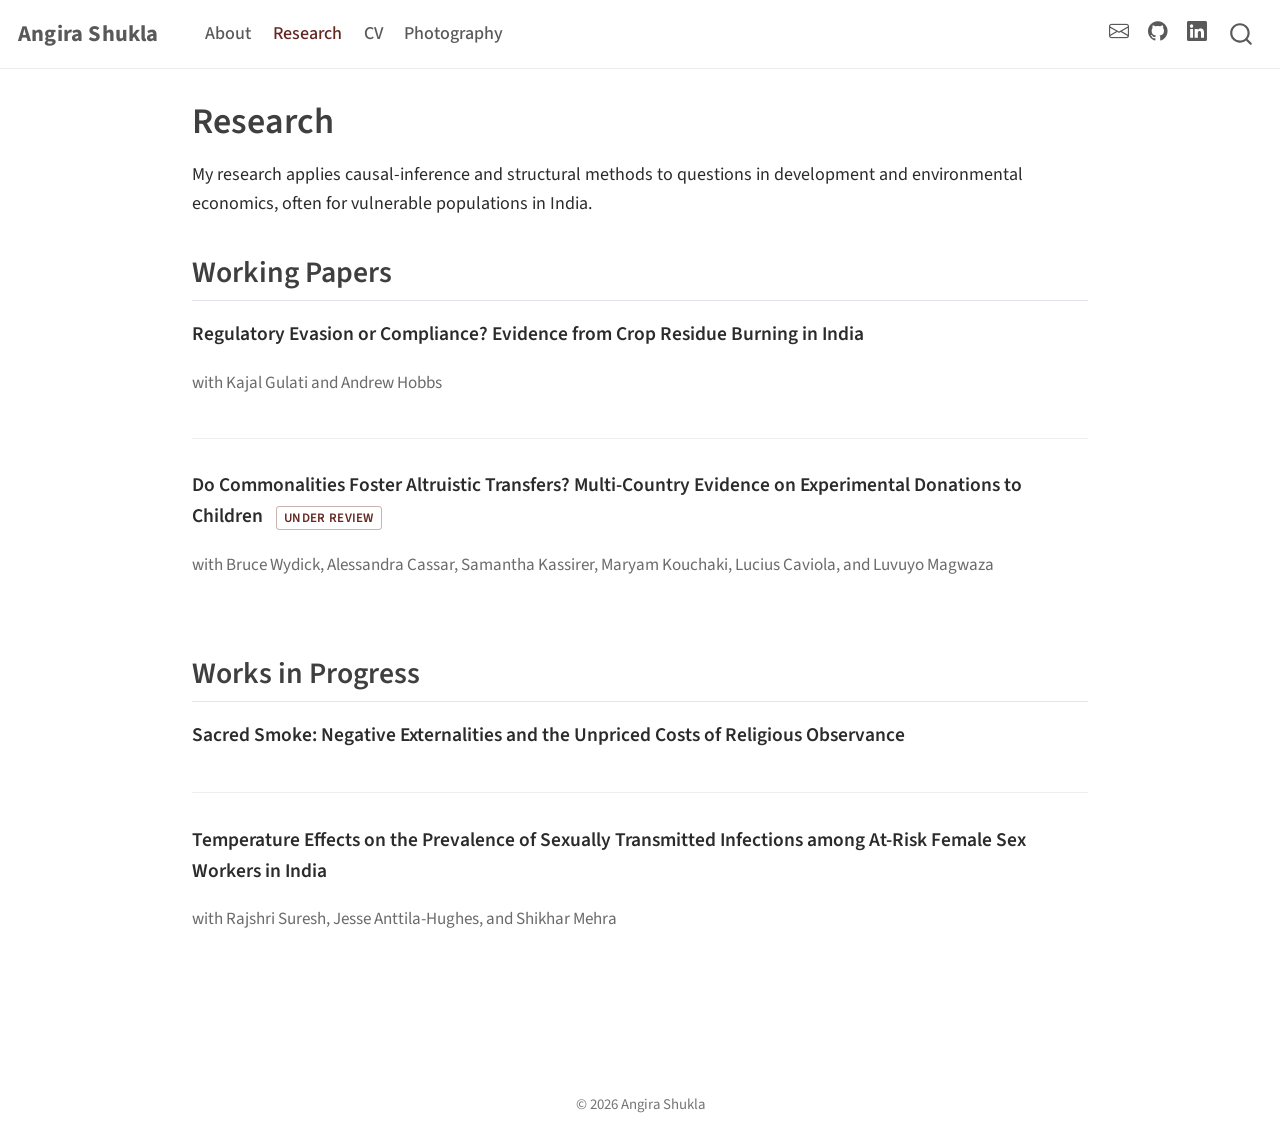
<file: research.html>
<!DOCTYPE html>
<html xmlns="http://www.w3.org/1999/xhtml" lang="en" xml:lang="en"><head>

<meta charset="utf-8">
<meta name="generator" content="quarto-1.3.353">

<meta name="viewport" content="width=device-width, initial-scale=1.0, user-scalable=yes">


<title>Angira Shukla - Research</title>
<style>
code{white-space: pre-wrap;}
span.smallcaps{font-variant: small-caps;}
div.columns{display: flex; gap: min(4vw, 1.5em);}
div.column{flex: auto; overflow-x: auto;}
div.hanging-indent{margin-left: 1.5em; text-indent: -1.5em;}
ul.task-list{list-style: none;}
ul.task-list li input[type="checkbox"] {
  width: 0.8em;
  margin: 0 0.8em 0.2em -1em; /* quarto-specific, see https://github.com/quarto-dev/quarto-cli/issues/4556 */ 
  vertical-align: middle;
}
</style>


<script src="site_libs/quarto-nav/quarto-nav.js"></script>
<script src="site_libs/quarto-nav/headroom.min.js"></script>
<script src="site_libs/clipboard/clipboard.min.js"></script>
<script src="site_libs/quarto-search/autocomplete.umd.js"></script>
<script src="site_libs/quarto-search/fuse.min.js"></script>
<script src="site_libs/quarto-search/quarto-search.js"></script>
<meta name="quarto:offset" content="./">
<link href="./assets/headshot.jpg" rel="icon" type="image/jpeg">
<script src="site_libs/quarto-html/quarto.js"></script>
<script src="site_libs/quarto-html/popper.min.js"></script>
<script src="site_libs/quarto-html/tippy.umd.min.js"></script>
<script src="site_libs/quarto-html/anchor.min.js"></script>
<link href="site_libs/quarto-html/tippy.css" rel="stylesheet">
<link href="site_libs/quarto-html/quarto-syntax-highlighting.css" rel="stylesheet" id="quarto-text-highlighting-styles">
<script src="site_libs/bootstrap/bootstrap.min.js"></script>
<link href="site_libs/bootstrap/bootstrap-icons.css" rel="stylesheet">
<link href="site_libs/bootstrap/bootstrap.min.css" rel="stylesheet" id="quarto-bootstrap" data-mode="light">
<script id="quarto-search-options" type="application/json">{
  "location": "navbar",
  "copy-button": false,
  "collapse-after": 3,
  "panel-placement": "end",
  "type": "overlay",
  "limit": 20,
  "language": {
    "search-no-results-text": "No results",
    "search-matching-documents-text": "matching documents",
    "search-copy-link-title": "Copy link to search",
    "search-hide-matches-text": "Hide additional matches",
    "search-more-match-text": "more match in this document",
    "search-more-matches-text": "more matches in this document",
    "search-clear-button-title": "Clear",
    "search-detached-cancel-button-title": "Cancel",
    "search-submit-button-title": "Submit"
  }
}</script>


</head>

<body class="nav-fixed fullcontent">

<div id="quarto-search-results"></div>
  <header id="quarto-header" class="headroom fixed-top">
    <nav class="navbar navbar-expand-lg navbar-dark ">
      <div class="navbar-container container-fluid">
      <div class="navbar-brand-container">
    <a class="navbar-brand" href="./index.html">
    <span class="navbar-title">Angira Shukla</span>
    </a>
  </div>
            <div id="quarto-search" class="" title="Search"></div>
          <button class="navbar-toggler" type="button" data-bs-toggle="collapse" data-bs-target="#navbarCollapse" aria-controls="navbarCollapse" aria-expanded="false" aria-label="Toggle navigation" onclick="if (window.quartoToggleHeadroom) { window.quartoToggleHeadroom(); }">
  <span class="navbar-toggler-icon"></span>
</button>
          <div class="collapse navbar-collapse" id="navbarCollapse">
            <ul class="navbar-nav navbar-nav-scroll me-auto">
  <li class="nav-item">
    <a class="nav-link" href="./index.html" rel="" target="">
 <span class="menu-text">About</span></a>
  </li>  
  <li class="nav-item">
    <a class="nav-link active" href="./research.html" rel="" target="" aria-current="page">
 <span class="menu-text">Research</span></a>
  </li>  
  <li class="nav-item">
    <a class="nav-link" href="./cv.html" rel="" target="">
 <span class="menu-text">CV</span></a>
  </li>  
  <li class="nav-item">
    <a class="nav-link" href="./photography.html" rel="" target="">
 <span class="menu-text">Photography</span></a>
  </li>  
</ul>
            <ul class="navbar-nav navbar-nav-scroll ms-auto">
  <li class="nav-item compact">
    <a class="nav-link" href="mailto:angira.shukla@gmail.com" rel="" target=""><i class="bi bi-envelope" role="img" aria-label="Email">
</i> 
 <span class="menu-text"></span></a>
  </li>  
  <li class="nav-item compact">
    <a class="nav-link" href="https://github.com/angirashukla" rel="" target=""><i class="bi bi-github" role="img" aria-label="GitHub">
</i> 
 <span class="menu-text"></span></a>
  </li>  
  <li class="nav-item compact">
    <a class="nav-link" href="https://www.linkedin.com/in/angira-shukla/" rel="" target=""><i class="bi bi-linkedin" role="img" aria-label="LinkedIn">
</i> 
 <span class="menu-text"></span></a>
  </li>  
</ul>
            <div class="quarto-navbar-tools">
</div>
          </div> <!-- /navcollapse -->
      </div> <!-- /container-fluid -->
    </nav>
</header>
<!-- content -->
<div id="quarto-content" class="quarto-container page-columns page-rows-contents page-layout-article page-navbar">
<!-- sidebar -->
<!-- margin-sidebar -->
    
<!-- main -->
<main class="content" id="quarto-document-content">

<header id="title-block-header" class="quarto-title-block default">
<div class="quarto-title">
<h1 class="title">Research</h1>
</div>



<div class="quarto-title-meta">

    
  
    
  </div>
  

</header>

<p>My research applies causal-inference and structural methods to questions in development and environmental economics, often for vulnerable populations in India.</p>
<section id="working-papers" class="level2">
<h2 class="anchored" data-anchor-id="working-papers">Working Papers</h2>
<div class="paper">
<p><span class="title">Regulatory Evasion or Compliance? Evidence from Crop Residue Burning in India</span></p>
<p><span class="meta">with Kajal Gulati and Andrew Hobbs</span></p>
</div>
<div class="paper">
<p><span class="title">Do Commonalities Foster Altruistic Transfers? Multi-Country Evidence on Experimental Donations to Children</span> <span class="status">Under review</span></p>
<p><span class="meta">with Bruce Wydick, Alessandra Cassar, Samantha Kassirer, Maryam Kouchaki, Lucius Caviola, and Luvuyo Magwaza</span></p>
</div>
</section>
<section id="works-in-progress" class="level2">
<h2 class="anchored" data-anchor-id="works-in-progress">Works in Progress</h2>
<div class="paper">
<p><span class="title">Sacred Smoke: Negative Externalities and the Unpriced Costs of Religious Observance</span></p>
</div>
<div class="paper">
<p><span class="title">Temperature Effects on the Prevalence of Sexually Transmitted Infections among At-Risk Female Sex Workers in India</span></p>
<p><span class="meta">with Rajshri Suresh, Jesse Anttila-Hughes, and Shikhar Mehra</span></p>
</div>


</section>

</main> <!-- /main -->
<!-- Site-wide lightbox: any <img class="zoomable"> opens full-size on click.
     Uses event delegation so dynamically-added images (Photos of the Day) work too. -->
<div id="lightbox-overlay" role="dialog" aria-modal="true" aria-label="Photo viewer">
  <img id="lightbox-img" alt="">
</div>
<script>
(function () {
  var overlay = document.getElementById("lightbox-overlay");
  var big = document.getElementById("lightbox-img");
  function close() { overlay.classList.remove("open"); big.src = ""; }
  document.addEventListener("click", function (e) {
    var t = e.target;
    if (t && t.tagName === "IMG" && t.classList.contains("zoomable")) {
      big.src = t.src; big.alt = t.alt || ""; overlay.classList.add("open");
    } else if (overlay.classList.contains("open")) {
      close();
    }
  });
  document.addEventListener("keydown", function (e) { if (e.key === "Escape") close(); });
})();
</script>
<script id="quarto-html-after-body" type="application/javascript">
window.document.addEventListener("DOMContentLoaded", function (event) {
  const toggleBodyColorMode = (bsSheetEl) => {
    const mode = bsSheetEl.getAttribute("data-mode");
    const bodyEl = window.document.querySelector("body");
    if (mode === "dark") {
      bodyEl.classList.add("quarto-dark");
      bodyEl.classList.remove("quarto-light");
    } else {
      bodyEl.classList.add("quarto-light");
      bodyEl.classList.remove("quarto-dark");
    }
  }
  const toggleBodyColorPrimary = () => {
    const bsSheetEl = window.document.querySelector("link#quarto-bootstrap");
    if (bsSheetEl) {
      toggleBodyColorMode(bsSheetEl);
    }
  }
  toggleBodyColorPrimary();  
  const icon = "";
  const anchorJS = new window.AnchorJS();
  anchorJS.options = {
    placement: 'right',
    icon: icon
  };
  anchorJS.add('.anchored');
  const isCodeAnnotation = (el) => {
    for (const clz of el.classList) {
      if (clz.startsWith('code-annotation-')) {                     
        return true;
      }
    }
    return false;
  }
  const clipboard = new window.ClipboardJS('.code-copy-button', {
    text: function(trigger) {
      const codeEl = trigger.previousElementSibling.cloneNode(true);
      for (const childEl of codeEl.children) {
        if (isCodeAnnotation(childEl)) {
          childEl.remove();
        }
      }
      return codeEl.innerText;
    }
  });
  clipboard.on('success', function(e) {
    // button target
    const button = e.trigger;
    // don't keep focus
    button.blur();
    // flash "checked"
    button.classList.add('code-copy-button-checked');
    var currentTitle = button.getAttribute("title");
    button.setAttribute("title", "Copied!");
    let tooltip;
    if (window.bootstrap) {
      button.setAttribute("data-bs-toggle", "tooltip");
      button.setAttribute("data-bs-placement", "left");
      button.setAttribute("data-bs-title", "Copied!");
      tooltip = new bootstrap.Tooltip(button, 
        { trigger: "manual", 
          customClass: "code-copy-button-tooltip",
          offset: [0, -8]});
      tooltip.show();    
    }
    setTimeout(function() {
      if (tooltip) {
        tooltip.hide();
        button.removeAttribute("data-bs-title");
        button.removeAttribute("data-bs-toggle");
        button.removeAttribute("data-bs-placement");
      }
      button.setAttribute("title", currentTitle);
      button.classList.remove('code-copy-button-checked');
    }, 1000);
    // clear code selection
    e.clearSelection();
  });
  function tippyHover(el, contentFn) {
    const config = {
      allowHTML: true,
      content: contentFn,
      maxWidth: 500,
      delay: 100,
      arrow: false,
      appendTo: function(el) {
          return el.parentElement;
      },
      interactive: true,
      interactiveBorder: 10,
      theme: 'quarto',
      placement: 'bottom-start'
    };
    window.tippy(el, config); 
  }
  const noterefs = window.document.querySelectorAll('a[role="doc-noteref"]');
  for (var i=0; i<noterefs.length; i++) {
    const ref = noterefs[i];
    tippyHover(ref, function() {
      // use id or data attribute instead here
      let href = ref.getAttribute('data-footnote-href') || ref.getAttribute('href');
      try { href = new URL(href).hash; } catch {}
      const id = href.replace(/^#\/?/, "");
      const note = window.document.getElementById(id);
      return note.innerHTML;
    });
  }
      let selectedAnnoteEl;
      const selectorForAnnotation = ( cell, annotation) => {
        let cellAttr = 'data-code-cell="' + cell + '"';
        let lineAttr = 'data-code-annotation="' +  annotation + '"';
        const selector = 'span[' + cellAttr + '][' + lineAttr + ']';
        return selector;
      }
      const selectCodeLines = (annoteEl) => {
        const doc = window.document;
        const targetCell = annoteEl.getAttribute("data-target-cell");
        const targetAnnotation = annoteEl.getAttribute("data-target-annotation");
        const annoteSpan = window.document.querySelector(selectorForAnnotation(targetCell, targetAnnotation));
        const lines = annoteSpan.getAttribute("data-code-lines").split(",");
        const lineIds = lines.map((line) => {
          return targetCell + "-" + line;
        })
        let top = null;
        let height = null;
        let parent = null;
        if (lineIds.length > 0) {
            //compute the position of the single el (top and bottom and make a div)
            const el = window.document.getElementById(lineIds[0]);
            top = el.offsetTop;
            height = el.offsetHeight;
            parent = el.parentElement.parentElement;
          if (lineIds.length > 1) {
            const lastEl = window.document.getElementById(lineIds[lineIds.length - 1]);
            const bottom = lastEl.offsetTop + lastEl.offsetHeight;
            height = bottom - top;
          }
          if (top !== null && height !== null && parent !== null) {
            // cook up a div (if necessary) and position it 
            let div = window.document.getElementById("code-annotation-line-highlight");
            if (div === null) {
              div = window.document.createElement("div");
              div.setAttribute("id", "code-annotation-line-highlight");
              div.style.position = 'absolute';
              parent.appendChild(div);
            }
            div.style.top = top - 2 + "px";
            div.style.height = height + 4 + "px";
            let gutterDiv = window.document.getElementById("code-annotation-line-highlight-gutter");
            if (gutterDiv === null) {
              gutterDiv = window.document.createElement("div");
              gutterDiv.setAttribute("id", "code-annotation-line-highlight-gutter");
              gutterDiv.style.position = 'absolute';
              const codeCell = window.document.getElementById(targetCell);
              const gutter = codeCell.querySelector('.code-annotation-gutter');
              gutter.appendChild(gutterDiv);
            }
            gutterDiv.style.top = top - 2 + "px";
            gutterDiv.style.height = height + 4 + "px";
          }
          selectedAnnoteEl = annoteEl;
        }
      };
      const unselectCodeLines = () => {
        const elementsIds = ["code-annotation-line-highlight", "code-annotation-line-highlight-gutter"];
        elementsIds.forEach((elId) => {
          const div = window.document.getElementById(elId);
          if (div) {
            div.remove();
          }
        });
        selectedAnnoteEl = undefined;
      };
      // Attach click handler to the DT
      const annoteDls = window.document.querySelectorAll('dt[data-target-cell]');
      for (const annoteDlNode of annoteDls) {
        annoteDlNode.addEventListener('click', (event) => {
          const clickedEl = event.target;
          if (clickedEl !== selectedAnnoteEl) {
            unselectCodeLines();
            const activeEl = window.document.querySelector('dt[data-target-cell].code-annotation-active');
            if (activeEl) {
              activeEl.classList.remove('code-annotation-active');
            }
            selectCodeLines(clickedEl);
            clickedEl.classList.add('code-annotation-active');
          } else {
            // Unselect the line
            unselectCodeLines();
            clickedEl.classList.remove('code-annotation-active');
          }
        });
      }
  const findCites = (el) => {
    const parentEl = el.parentElement;
    if (parentEl) {
      const cites = parentEl.dataset.cites;
      if (cites) {
        return {
          el,
          cites: cites.split(' ')
        };
      } else {
        return findCites(el.parentElement)
      }
    } else {
      return undefined;
    }
  };
  var bibliorefs = window.document.querySelectorAll('a[role="doc-biblioref"]');
  for (var i=0; i<bibliorefs.length; i++) {
    const ref = bibliorefs[i];
    const citeInfo = findCites(ref);
    if (citeInfo) {
      tippyHover(citeInfo.el, function() {
        var popup = window.document.createElement('div');
        citeInfo.cites.forEach(function(cite) {
          var citeDiv = window.document.createElement('div');
          citeDiv.classList.add('hanging-indent');
          citeDiv.classList.add('csl-entry');
          var biblioDiv = window.document.getElementById('ref-' + cite);
          if (biblioDiv) {
            citeDiv.innerHTML = biblioDiv.innerHTML;
          }
          popup.appendChild(citeDiv);
        });
        return popup.innerHTML;
      });
    }
  }
});
</script>
</div> <!-- /content -->
<footer class="footer">
  <div class="nav-footer">
    <div class="nav-footer-left">
      &nbsp;
    </div>   
    <div class="nav-footer-center">© 2026 Angira Shukla</div>
    <div class="nav-footer-right">
      &nbsp;
    </div>
  </div>
</footer>



</body></html>
</file>
<file: site_libs/quarto-html/tippy.css>
.tippy-box[data-animation=fade][data-state=hidden]{opacity:0}[data-tippy-root]{max-width:calc(100vw - 10px)}.tippy-box{position:relative;background-color:#333;color:#fff;border-radius:4px;font-size:14px;line-height:1.4;white-space:normal;outline:0;transition-property:transform,visibility,opacity}.tippy-box[data-placement^=top]>.tippy-arrow{bottom:0}.tippy-box[data-placement^=top]>.tippy-arrow:before{bottom:-7px;left:0;border-width:8px 8px 0;border-top-color:initial;transform-origin:center top}.tippy-box[data-placement^=bottom]>.tippy-arrow{top:0}.tippy-box[data-placement^=bottom]>.tippy-arrow:before{top:-7px;left:0;border-width:0 8px 8px;border-bottom-color:initial;transform-origin:center bottom}.tippy-box[data-placement^=left]>.tippy-arrow{right:0}.tippy-box[data-placement^=left]>.tippy-arrow:before{border-width:8px 0 8px 8px;border-left-color:initial;right:-7px;transform-origin:center left}.tippy-box[data-placement^=right]>.tippy-arrow{left:0}.tippy-box[data-placement^=right]>.tippy-arrow:before{left:-7px;border-width:8px 8px 8px 0;border-right-color:initial;transform-origin:center right}.tippy-box[data-inertia][data-state=visible]{transition-timing-function:cubic-bezier(.54,1.5,.38,1.11)}.tippy-arrow{width:16px;height:16px;color:#333}.tippy-arrow:before{content:"";position:absolute;border-color:transparent;border-style:solid}.tippy-content{position:relative;padding:5px 9px;z-index:1}
</file>
<file: site_libs/quarto-html/quarto-syntax-highlighting.css>
/* quarto syntax highlight colors */
:root {
  --quarto-hl-ot-color: #003B4F;
  --quarto-hl-at-color: #657422;
  --quarto-hl-ss-color: #20794D;
  --quarto-hl-an-color: #5E5E5E;
  --quarto-hl-fu-color: #4758AB;
  --quarto-hl-st-color: #20794D;
  --quarto-hl-cf-color: #003B4F;
  --quarto-hl-op-color: #5E5E5E;
  --quarto-hl-er-color: #AD0000;
  --quarto-hl-bn-color: #AD0000;
  --quarto-hl-al-color: #AD0000;
  --quarto-hl-va-color: #111111;
  --quarto-hl-bu-color: inherit;
  --quarto-hl-ex-color: inherit;
  --quarto-hl-pp-color: #AD0000;
  --quarto-hl-in-color: #5E5E5E;
  --quarto-hl-vs-color: #20794D;
  --quarto-hl-wa-color: #5E5E5E;
  --quarto-hl-do-color: #5E5E5E;
  --quarto-hl-im-color: #00769E;
  --quarto-hl-ch-color: #20794D;
  --quarto-hl-dt-color: #AD0000;
  --quarto-hl-fl-color: #AD0000;
  --quarto-hl-co-color: #5E5E5E;
  --quarto-hl-cv-color: #5E5E5E;
  --quarto-hl-cn-color: #8f5902;
  --quarto-hl-sc-color: #5E5E5E;
  --quarto-hl-dv-color: #AD0000;
  --quarto-hl-kw-color: #003B4F;
}

/* other quarto variables */
:root {
  --quarto-font-monospace: SFMono-Regular, Menlo, Monaco, Consolas, "Liberation Mono", "Courier New", monospace;
}

pre > code.sourceCode > span {
  color: #003B4F;
}

code span {
  color: #003B4F;
}

code.sourceCode > span {
  color: #003B4F;
}

div.sourceCode,
div.sourceCode pre.sourceCode {
  color: #003B4F;
}

code span.ot {
  color: #003B4F;
  font-style: inherit;
}

code span.at {
  color: #657422;
  font-style: inherit;
}

code span.ss {
  color: #20794D;
  font-style: inherit;
}

code span.an {
  color: #5E5E5E;
  font-style: inherit;
}

code span.fu {
  color: #4758AB;
  font-style: inherit;
}

code span.st {
  color: #20794D;
  font-style: inherit;
}

code span.cf {
  color: #003B4F;
  font-style: inherit;
}

code span.op {
  color: #5E5E5E;
  font-style: inherit;
}

code span.er {
  color: #AD0000;
  font-style: inherit;
}

code span.bn {
  color: #AD0000;
  font-style: inherit;
}

code span.al {
  color: #AD0000;
  font-style: inherit;
}

code span.va {
  color: #111111;
  font-style: inherit;
}

code span.bu {
  font-style: inherit;
}

code span.ex {
  font-style: inherit;
}

code span.pp {
  color: #AD0000;
  font-style: inherit;
}

code span.in {
  color: #5E5E5E;
  font-style: inherit;
}

code span.vs {
  color: #20794D;
  font-style: inherit;
}

code span.wa {
  color: #5E5E5E;
  font-style: italic;
}

code span.do {
  color: #5E5E5E;
  font-style: italic;
}

code span.im {
  color: #00769E;
  font-style: inherit;
}

code span.ch {
  color: #20794D;
  font-style: inherit;
}

code span.dt {
  color: #AD0000;
  font-style: inherit;
}

code span.fl {
  color: #AD0000;
  font-style: inherit;
}

code span.co {
  color: #5E5E5E;
  font-style: inherit;
}

code span.cv {
  color: #5E5E5E;
  font-style: italic;
}

code span.cn {
  color: #8f5902;
  font-style: inherit;
}

code span.sc {
  color: #5E5E5E;
  font-style: inherit;
}

code span.dv {
  color: #AD0000;
  font-style: inherit;
}

code span.kw {
  color: #003B4F;
  font-style: inherit;
}

.prevent-inlining {
  content: "</";
}

/*# sourceMappingURL=debc5d5d77c3f9108843748ff7464032.css.map */
</file>
